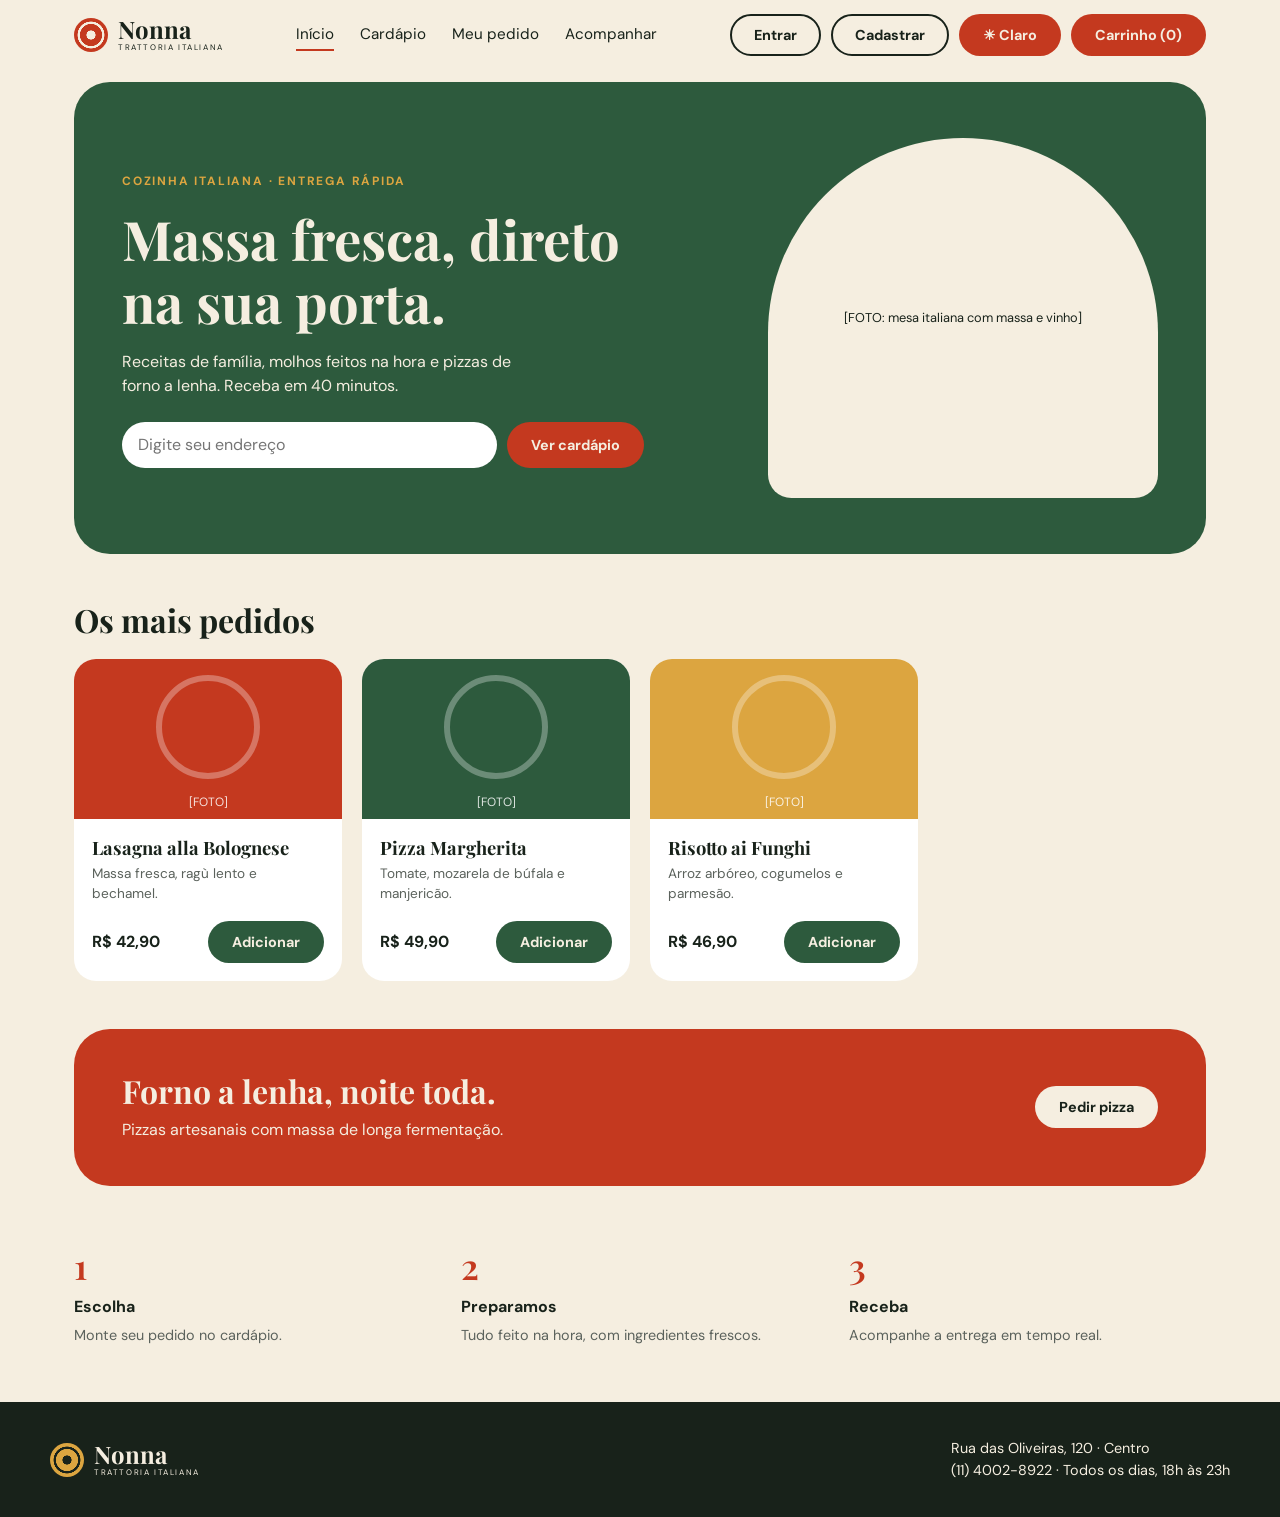
<file: index.html>
<!DOCTYPE html>
<html lang="pt-BR">
<head>
<meta charset="UTF-8">
<meta name="viewport" content="width=device-width, initial-scale=1">
<title>Início · Nonna Trattoria</title>
<link href="https://fonts.googleapis.com/css2?family=DM+Sans:wght@400;500;700&family=Playfair+Display:wght@600;700&display=swap" rel="stylesheet">
<link rel="stylesheet" href="css/style.css">
</head>
<body data-pagina="home">
<div id="topo"></div>
<main>
<section class="hero">
  <div>
    <small>COZINHA ITALIANA · ENTREGA RÁPIDA</small>
    <h1>Massa fresca, direto na sua porta.</h1>
    <p>Receitas de família, molhos feitos na hora e pizzas de forno a lenha. Receba em 40 minutos.</p>
    <form id="formEnd"><input type="text" id="endHero" maxlength="80" placeholder="Digite seu endereço" aria-label="Endereço de entrega"><button class="btn verm" type="submit">Ver cardápio</button></form>
  </div>
  <div class="arco">[FOTO: mesa italiana com massa e vinho]</div>
</section>
<h2>Os mais pedidos</h2>
<div class="grid" id="maisPedidos"></div>
<section class="banner"><div><h2 style="margin:0 0 8px">Forno a lenha, noite toda.</h2><p>Pizzas artesanais com massa de longa fermentação.</p></div><a class="btn claro" href="cardapio.html">Pedir pizza</a></section>
<section class="passos">
  <div><span>1</span><b>Escolha</b><p>Monte seu pedido no cardápio.</p></div>
  <div><span>2</span><b>Preparamos</b><p>Tudo feito na hora, com ingredientes frescos.</p></div>
  <div><span>3</span><b>Receba</b><p>Acompanhe a entrega em tempo real.</p></div>
</section>
</main>
<div id="rodape"></div>
<script src="js/app.js"></script>
</body>
</html>
</file>
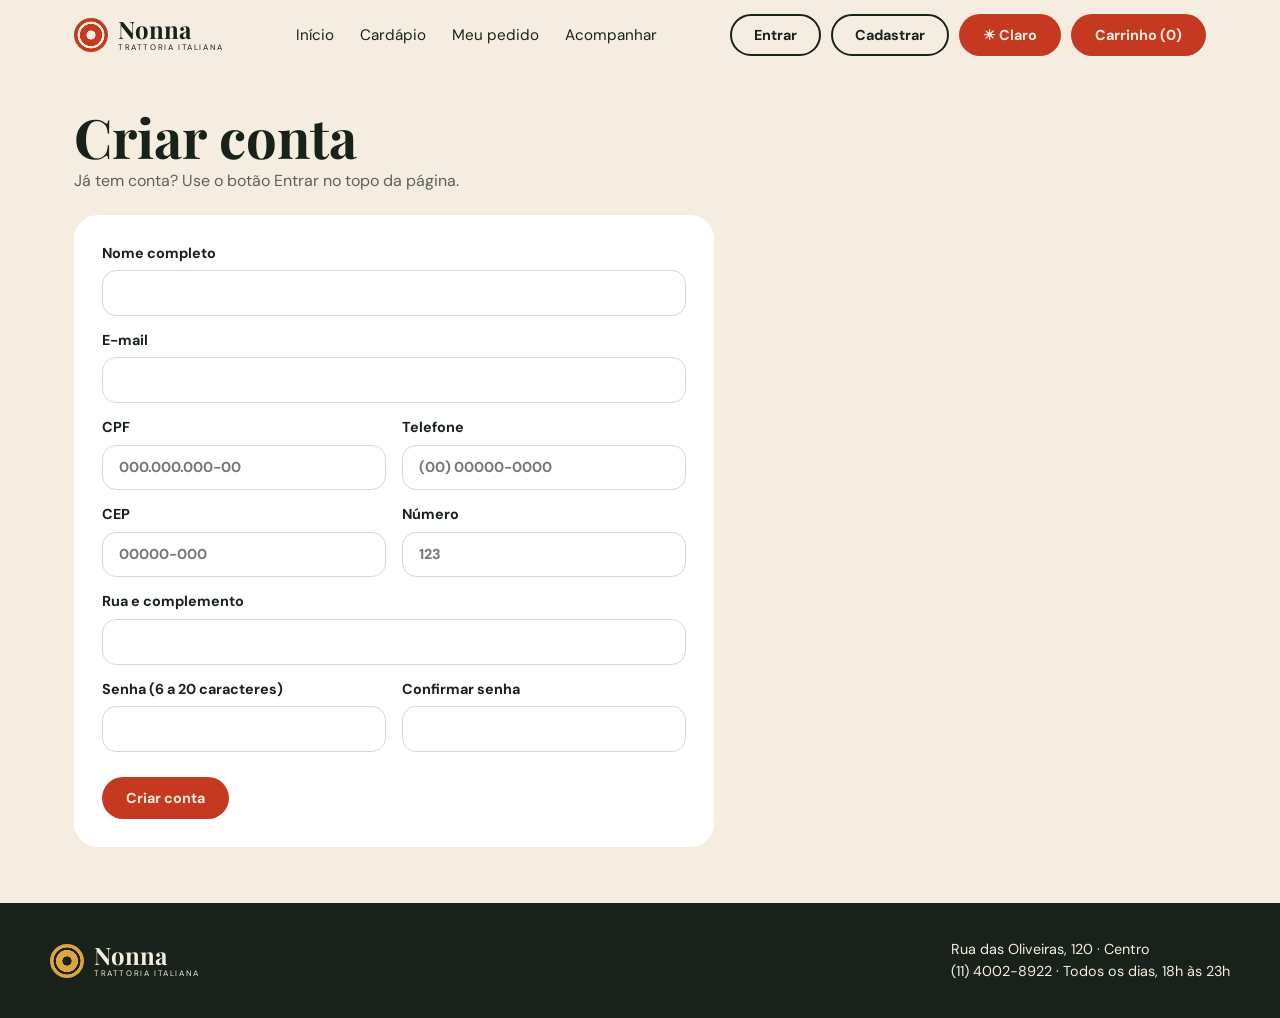
<file: cadastro.html>
<!DOCTYPE html>
<html lang="pt-BR">
<head>
<meta charset="UTF-8">
<meta name="viewport" content="width=device-width, initial-scale=1">
<title>Cadastro · Nonna Trattoria</title>
<link href="https://fonts.googleapis.com/css2?family=DM+Sans:wght@400;500;700&family=Playfair+Display:wght@600;700&display=swap" rel="stylesheet">
<link rel="stylesheet" href="css/style.css">
</head>
<body data-pagina="cadastro">
<div id="topo"></div>
<main>
<div class="titulo"><h1>Criar conta</h1><p>Já tem conta? Use o botão Entrar no topo da página.</p></div>
<form id="formUsuario" class="caixa" style="max-width:640px"><div class="campos"></div><p class="erro" id="erroForm" role="alert"></p><button class="btn verm" type="submit">Criar conta</button></form>
</main>
<div id="rodape"></div>
<script src="js/app.js"></script>
</body>
</html>
</file>
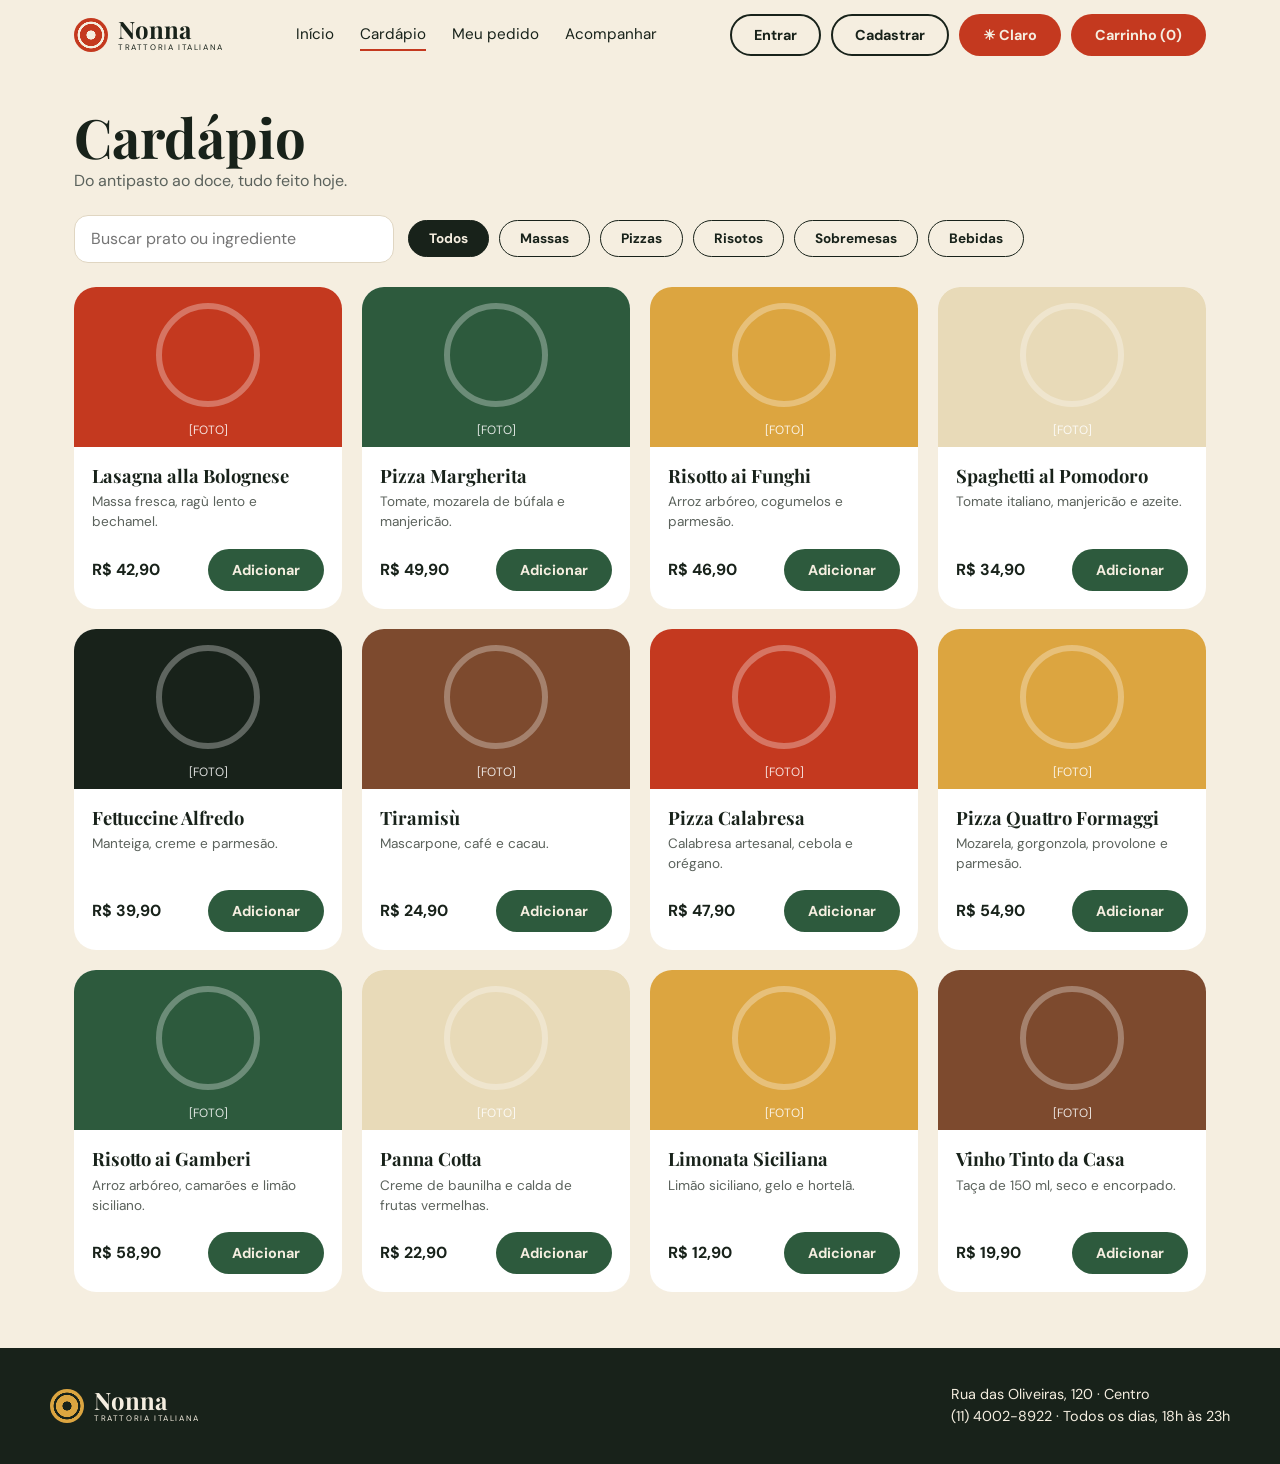
<file: cardapio.html>
<!DOCTYPE html>
<html lang="pt-BR">
<head>
<meta charset="UTF-8">
<meta name="viewport" content="width=device-width, initial-scale=1">
<title>Cardápio · Nonna Trattoria</title>
<link href="https://fonts.googleapis.com/css2?family=DM+Sans:wght@400;500;700&family=Playfair+Display:wght@600;700&display=swap" rel="stylesheet">
<link rel="stylesheet" href="css/style.css">
</head>
<body data-pagina="cardapio">
<div id="topo"></div>
<main>
<div class="titulo"><h1>Cardápio</h1><p>Do antipasto ao doce, tudo feito hoje.</p></div>
<div class="barra"><input type="search" id="busca" maxlength="40" placeholder="Buscar prato ou ingrediente" aria-label="Buscar no cardápio"><div class="chips" id="chips"></div></div>
<div class="grid" id="lista"></div>
</main>
<div id="rodape"></div>
<script src="js/app.js"></script>
</body>
</html>
</file>
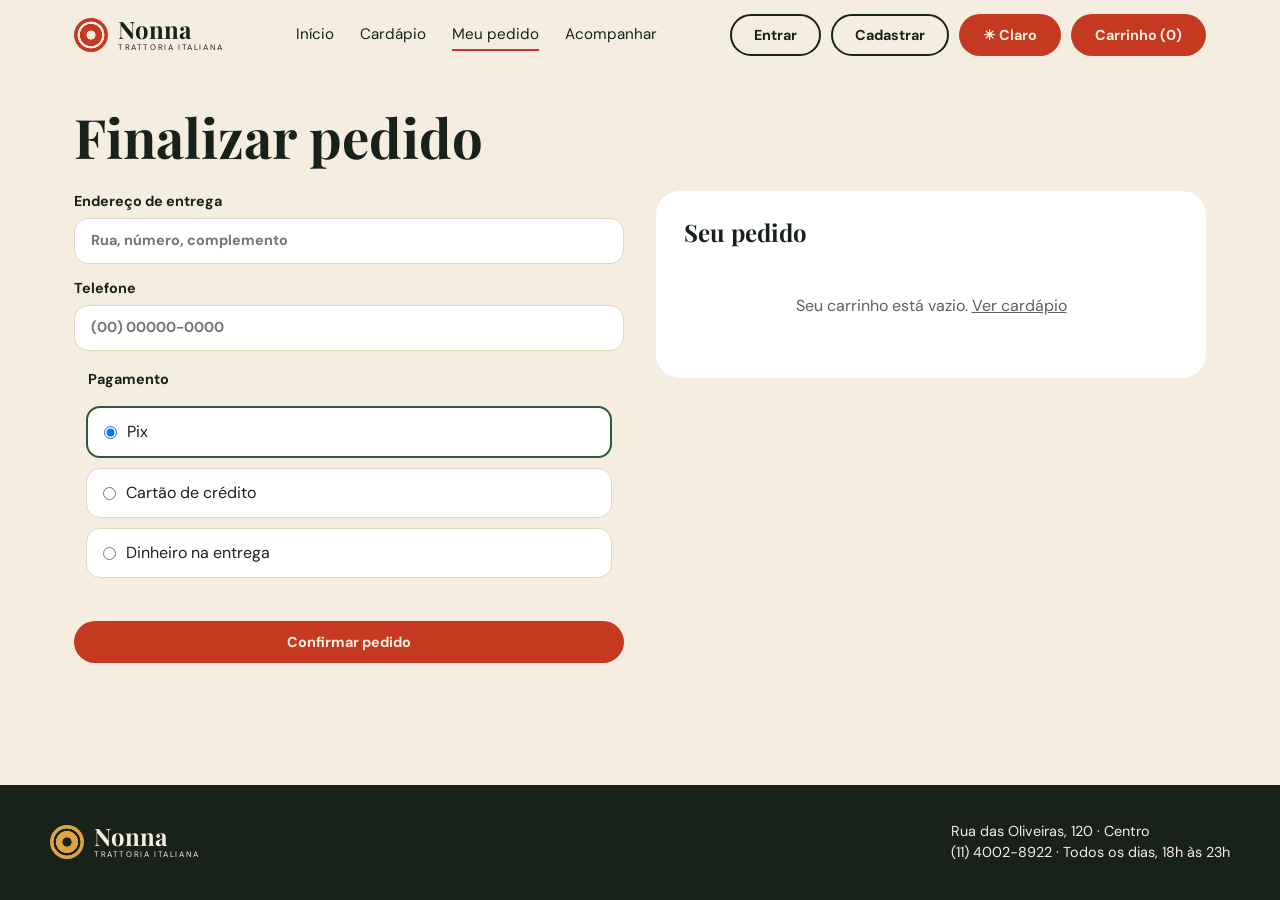
<file: carrinho.html>
<!DOCTYPE html>
<html lang="pt-BR">
<head>
<meta charset="UTF-8">
<meta name="viewport" content="width=device-width, initial-scale=1">
<title>Meu pedido · Nonna Trattoria</title>
<link href="https://fonts.googleapis.com/css2?family=DM+Sans:wght@400;500;700&family=Playfair+Display:wght@600;700&display=swap" rel="stylesheet">
<link rel="stylesheet" href="css/style.css">
</head>
<body data-pagina="carrinho">
<div id="topo"></div>
<main>
<div class="titulo"><h1>Finalizar pedido</h1></div>
<div class="duas">
  <form id="formPedido">
    <div class="campos">
      <label class="campo larga" for="endereco">Endereço de entrega<input id="endereco" type="text" maxlength="80" minlength="8" required placeholder="Rua, número, complemento"></label>
      <label class="campo larga" for="telefone">Telefone<input id="telefone" type="text" inputmode="numeric" maxlength="15" required pattern="\(\d{2}\) \d{5}-\d{4}" data-mascara="tel" placeholder="(00) 00000-0000"></label>
    </div>
    <fieldset style="border:0;margin-top:18px"><legend style="font-weight:700;font-size:.9rem">Pagamento</legend>
      <label class="opcao"><input type="radio" name="pagamento" value="Pix" checked> Pix</label>
      <label class="opcao"><input type="radio" name="pagamento" value="Cartão de crédito"> Cartão de crédito</label>
      <label class="opcao"><input type="radio" name="pagamento" value="Dinheiro na entrega"> Dinheiro na entrega</label>
    </fieldset>
    <p class="erro" id="erroPedido" role="alert"></p>
    <button class="btn verm" type="submit" style="width:100%;margin-top:8px">Confirmar pedido</button>
  </form>
  <aside class="caixa"><h2>Seu pedido</h2><div id="resumo"></div></aside>
</div>
</main>
<div id="rodape"></div>
<script src="js/app.js"></script>
</body>
</html>
</file>
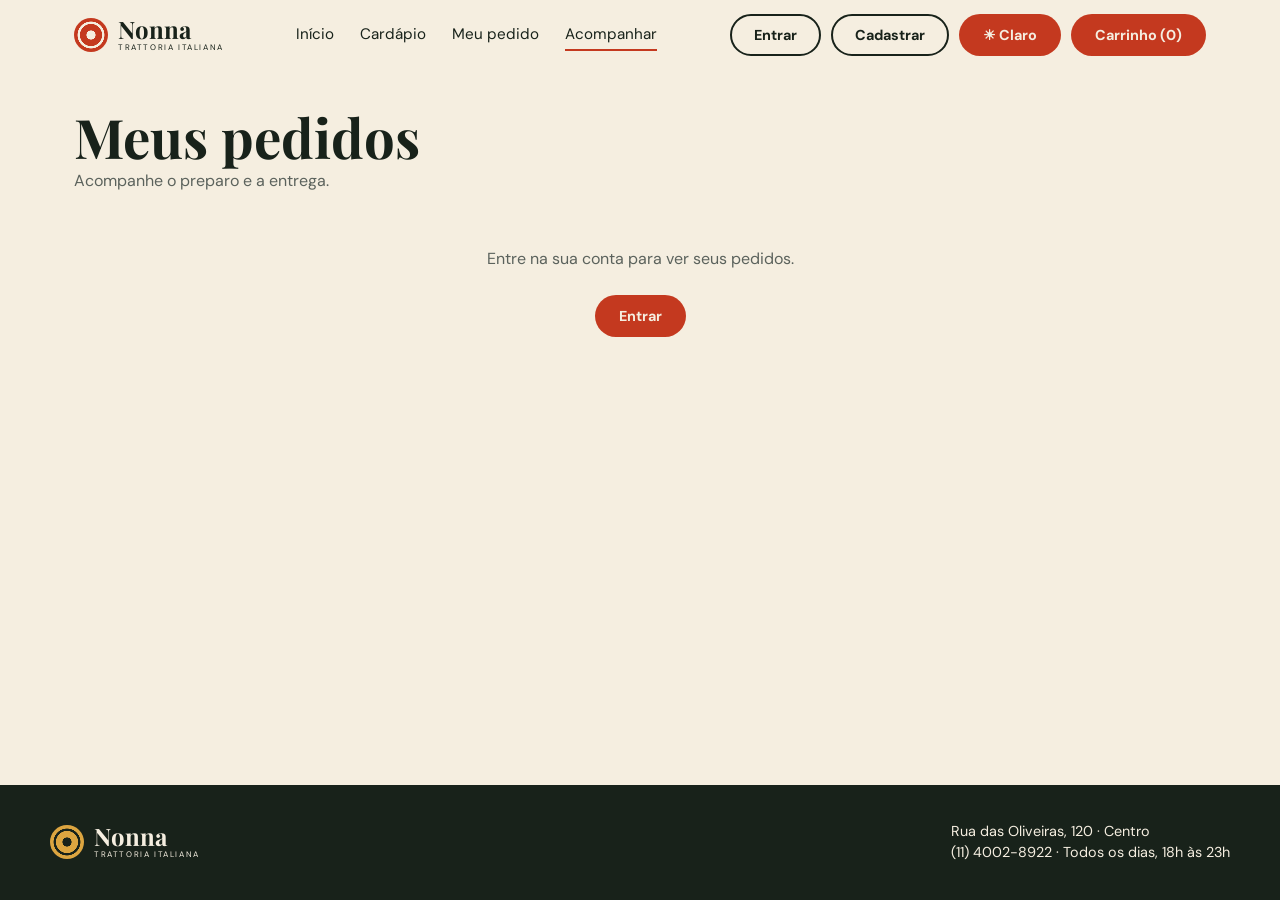
<file: pedidos.html>
<!DOCTYPE html>
<html lang="pt-BR">
<head>
<meta charset="UTF-8">
<meta name="viewport" content="width=device-width, initial-scale=1">
<title>Acompanhar · Nonna Trattoria</title>
<link href="https://fonts.googleapis.com/css2?family=DM+Sans:wght@400;500;700&family=Playfair+Display:wght@600;700&display=swap" rel="stylesheet">
<link rel="stylesheet" href="css/style.css">
</head>
<body data-pagina="pedidos">
<div id="topo"></div>
<main>
<div class="titulo"><h1>Meus pedidos</h1><p>Acompanhe o preparo e a entrega.</p></div>
<div id="pedidosArea"><div class="barra"><input type="search" id="buscaPedido" maxlength="30" placeholder="Buscar por número ou prato" aria-label="Buscar pedidos"></div><div id="listaPedidos"></div></div>
</main>
<div id="rodape"></div>
<script src="js/app.js"></script>
</body>
</html>
</file>
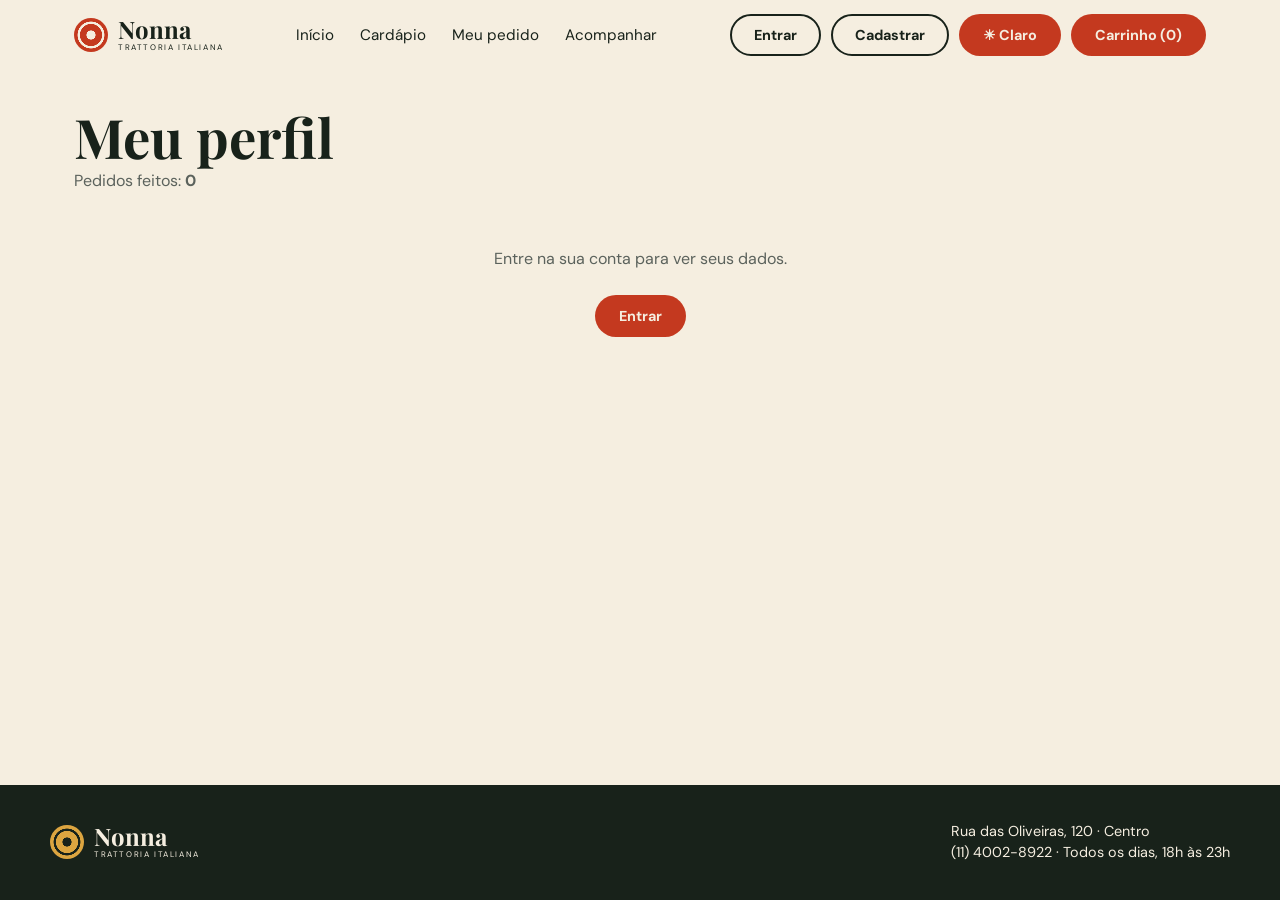
<file: perfil.html>
<!DOCTYPE html>
<html lang="pt-BR">
<head>
<meta charset="UTF-8">
<meta name="viewport" content="width=device-width, initial-scale=1">
<title>Perfil · Nonna Trattoria</title>
<link href="https://fonts.googleapis.com/css2?family=DM+Sans:wght@400;500;700&family=Playfair+Display:wght@600;700&display=swap" rel="stylesheet">
<link rel="stylesheet" href="css/style.css">
</head>
<body data-pagina="perfil">
<div id="topo"></div>
<main>
<div class="titulo"><h1>Meu perfil</h1><p>Pedidos feitos: <b id="qtdPedidos">0</b></p></div>
<form id="formUsuario" class="caixa" style="max-width:640px"><div class="campos"></div><p class="erro" id="erroForm" role="alert"></p><button class="btn verm" type="submit">Salvar alterações</button></form>
</main>
<div id="rodape"></div>
<script src="js/app.js"></script>
</body>
</html>
</file>
<file: css/style.css>
:root{--bg:#f5eee0;--card:#fff;--tx:#18221a;--tx2:#5b625c;--verde:#2d5a3d;--verm:#c4391f;--amar:#dca540;--bege:#e8dab8;--esc:#18221a;--marrom:#7d4a2e;--borda:#e0d6c2;--hero:#2d5a3d;--rod:#18221a}
[data-tema=escuro]{--bg:#111a13;--card:#1c2920;--tx:#f5eee0;--tx2:#b4bcb2;--borda:#2f4034;--hero:#1f3d2a;--rod:#0a0f0b}
*{box-sizing:border-box;margin:0}
body{font-family:'DM Sans',Arial,sans-serif;background:var(--bg);color:var(--tx);line-height:1.5;min-height:100vh;display:flex;flex-direction:column}
main{flex:1;width:100%;max-width:1180px;margin:0 auto;padding:0 24px 56px}
h1,h2,h3,.logo b{font-family:'Playfair Display',Georgia,serif;font-weight:700;line-height:1.15}
h1{font-size:clamp(2.2rem,5vw,3.4rem)}h2{font-size:2rem;margin:48px 0 20px}
a{color:inherit}
:focus-visible{outline:3px solid var(--amar);outline-offset:2px}
.btn{font:700 .9rem 'DM Sans',sans-serif;border:2px solid transparent;border-radius:999px;padding:10px 22px;cursor:pointer;text-decoration:none;display:inline-block;color:#f5eee0}
.btn.verm{background:var(--verm)}.btn.verde{background:var(--verde)}.btn.claro{background:#f5eee0;color:#18221a}
.btn.out{background:transparent;border-color:var(--tx);color:var(--tx)}.btn:hover{filter:brightness(1.1)}
.topo{display:flex;align-items:center;gap:20px;padding:14px 24px;max-width:1180px;margin:0 auto;width:100%;flex-wrap:wrap}
.logo{display:flex;align-items:center;gap:10px;text-decoration:none}
.logo b{font-size:1.5rem;display:block;line-height:1}.logo small{font-size:.5rem;letter-spacing:.2em;display:block}
.espiral{width:34px;height:34px;border-radius:50%;background:radial-gradient(circle,#f5eee0 0 18%,var(--verm) 20% 45%,#f5eee0 47% 55%,var(--verm) 57%)}
#nav{display:flex;gap:26px;margin:0 auto}#nav a{text-decoration:none;font-size:.95rem;padding:4px 0}
#nav a.ativo{border-bottom:2px solid var(--verm)}
.acoes{display:flex;gap:10px;align-items:center;flex-wrap:wrap}.ola{font-weight:700}
.btn.menu{display:none;background:transparent;color:var(--tx);border-color:var(--tx);padding:6px 14px}
.hero{background:var(--hero);color:#f5eee0;border-radius:36px;padding:56px 48px;display:grid;grid-template-columns:1.1fr 1fr;gap:40px;align-items:center;margin-top:12px}
.hero small{color:var(--amar);letter-spacing:.15em;font-weight:700;font-size:.75rem}
.hero h1{margin:16px 0}.hero p{max-width:420px;margin-bottom:24px}
.hero form{display:flex;gap:10px;flex-wrap:wrap}.hero input{flex:1;min-width:180px}
.arco{background:#f5eee0;color:#18221a;border-radius:200px 200px 24px 24px;min-height:360px;max-width:390px;width:100%;margin-left:auto;display:grid;place-items:center;font-size:.8rem}
input,select{font:inherit;color:#18221a;background:#fff;border:1.5px solid var(--borda);border-radius:14px;padding:11px 16px;width:100%}
.hero input{border-radius:999px;border:0}
.grid{display:grid;grid-template-columns:repeat(auto-fill,minmax(230px,1fr));gap:20px}
.card{background:var(--card);border-radius:22px;overflow:hidden;display:flex;flex-direction:column}
.foto{height:160px;display:grid;place-items:center;position:relative;color:rgba(255,255,255,.85);font-size:.75rem}
.foto i{position:absolute;top:16px;width:104px;height:104px;border:6px solid rgba(255,255,255,.3);border-radius:50%}
.foto span{position:absolute;bottom:8px}
.verm{background:var(--verm)}.verde{background:var(--verde)}.amar{background:var(--amar)}.bege{background:var(--bege)}.escuro{background:var(--esc)}.marrom{background:var(--marrom)}
.card .info{padding:18px;display:flex;flex-direction:column;flex:1;gap:6px}
.card h3{font-size:1.15rem}.card p{font-size:.85rem;color:var(--tx2);flex:1}
.rod{display:flex;justify-content:space-between;align-items:center;gap:8px;margin-top:10px}
.banner{background:var(--verm);color:#f5eee0;border-radius:36px;padding:44px 48px;margin-top:48px;display:flex;justify-content:space-between;align-items:center;gap:20px;flex-wrap:wrap}
.passos{display:grid;grid-template-columns:repeat(auto-fit,minmax(220px,1fr));gap:30px;margin-top:56px}
.passos span{font:600 2.2rem 'Playfair Display',serif;color:var(--verm)}.passos b{display:block;margin:6px 0}.passos p{color:var(--tx2);font-size:.9rem}
.rodape{background:var(--rod);color:#f5eee0;margin-top:auto;padding:36px 24px}
.rodape div{max-width:1180px;margin:0 auto;display:flex;justify-content:space-between;align-items:center;gap:16px;flex-wrap:wrap;font-size:.9rem}
.rodape .espiral{background:radial-gradient(circle,#18221a 0 18%,var(--amar) 20% 45%,#18221a 47% 55%,var(--amar) 57%)}
.titulo p{color:var(--tx2)}.titulo{margin:36px 0 22px}
.barra{display:flex;gap:14px;flex-wrap:wrap;align-items:center;margin-bottom:24px}.barra input{max-width:320px}
.chips{display:flex;gap:10px;flex-wrap:wrap}
.chip{font:700 .85rem 'DM Sans',sans-serif;background:transparent;color:var(--tx);border:1.5px solid var(--tx);border-radius:999px;padding:9px 20px;cursor:pointer}
.chip.on{background:var(--tx);color:var(--bg)}
.vazio{padding:32px;text-align:center;color:var(--tx2);grid-column:1/-1}
.duas{display:grid;grid-template-columns:1fr 1fr;gap:32px;align-items:start}
.campos{display:grid;grid-template-columns:1fr 1fr;gap:14px 16px}
.campo{display:flex;flex-direction:column;gap:6px;font-weight:700;font-size:.9rem}.campo.larga{grid-column:1/-1}
input:user-invalid{border-color:var(--verm)}
.opcao{display:flex;gap:10px;align-items:center;background:var(--card);border:1.5px solid var(--borda);border-radius:14px;padding:12px 16px;margin-top:10px;cursor:pointer;font-weight:400}
.opcao input{width:auto}.opcao:has(input:checked){border-color:var(--verde);border-width:2px}
.caixa{background:var(--card);border-radius:24px;padding:28px}
.caixa h2{margin:0 0 16px;font-size:1.5rem}
.linha{display:flex;justify-content:space-between;align-items:center;gap:10px;padding:10px 0;border-bottom:1px solid var(--borda);font-size:.9rem}
.linha.total{font-size:1.1rem;font-weight:700;border:0;margin-bottom:12px}
.qtd{display:inline-flex;align-items:center;gap:6px}.qtd button{width:26px;height:26px;border-radius:50%;border:1.5px solid var(--tx);background:none;color:var(--tx);cursor:pointer;font-weight:700}
.erro{color:var(--verm);font-weight:700;font-size:.9rem;min-height:1.2em;margin-top:8px}
.pedido{background:var(--card);border-radius:22px;padding:22px;margin-bottom:16px}
.pedido header{display:flex;justify-content:space-between;flex-wrap:wrap;gap:8px;margin-bottom:8px}
.prog{display:grid;grid-template-columns:repeat(4,1fr);gap:6px;margin-top:14px;font-size:.75rem;color:var(--tx2)}
.prog span{border-top:5px solid var(--borda);padding-top:4px}.prog span.ok{border-color:var(--verde);color:var(--tx);font-weight:700}
dialog{border:0;border-radius:24px;padding:28px;width:min(400px,92vw);background:var(--card);color:var(--tx);margin:auto}
dialog::backdrop{background:rgba(0,0,0,.55)}dialog form{display:flex;flex-direction:column;gap:14px}
.toast{position:fixed;bottom:24px;left:50%;transform:translateX(-50%);background:var(--esc);color:#f5eee0;padding:12px 22px;border-radius:999px;z-index:9;font-weight:700}
@media(max-width:820px){.hero,.duas,.campos{grid-template-columns:1fr}.hero{padding:36px 24px}.arco{margin:0;min-height:240px}
.btn.menu{display:block;margin-left:auto}#nav{display:none;width:100%;flex-direction:column;gap:10px;margin:0}#nav.aberto{display:flex}.acoes{width:100%}}
@media(prefers-reduced-motion:reduce){*{transition:none!important;animation:none!important}}
</file>
